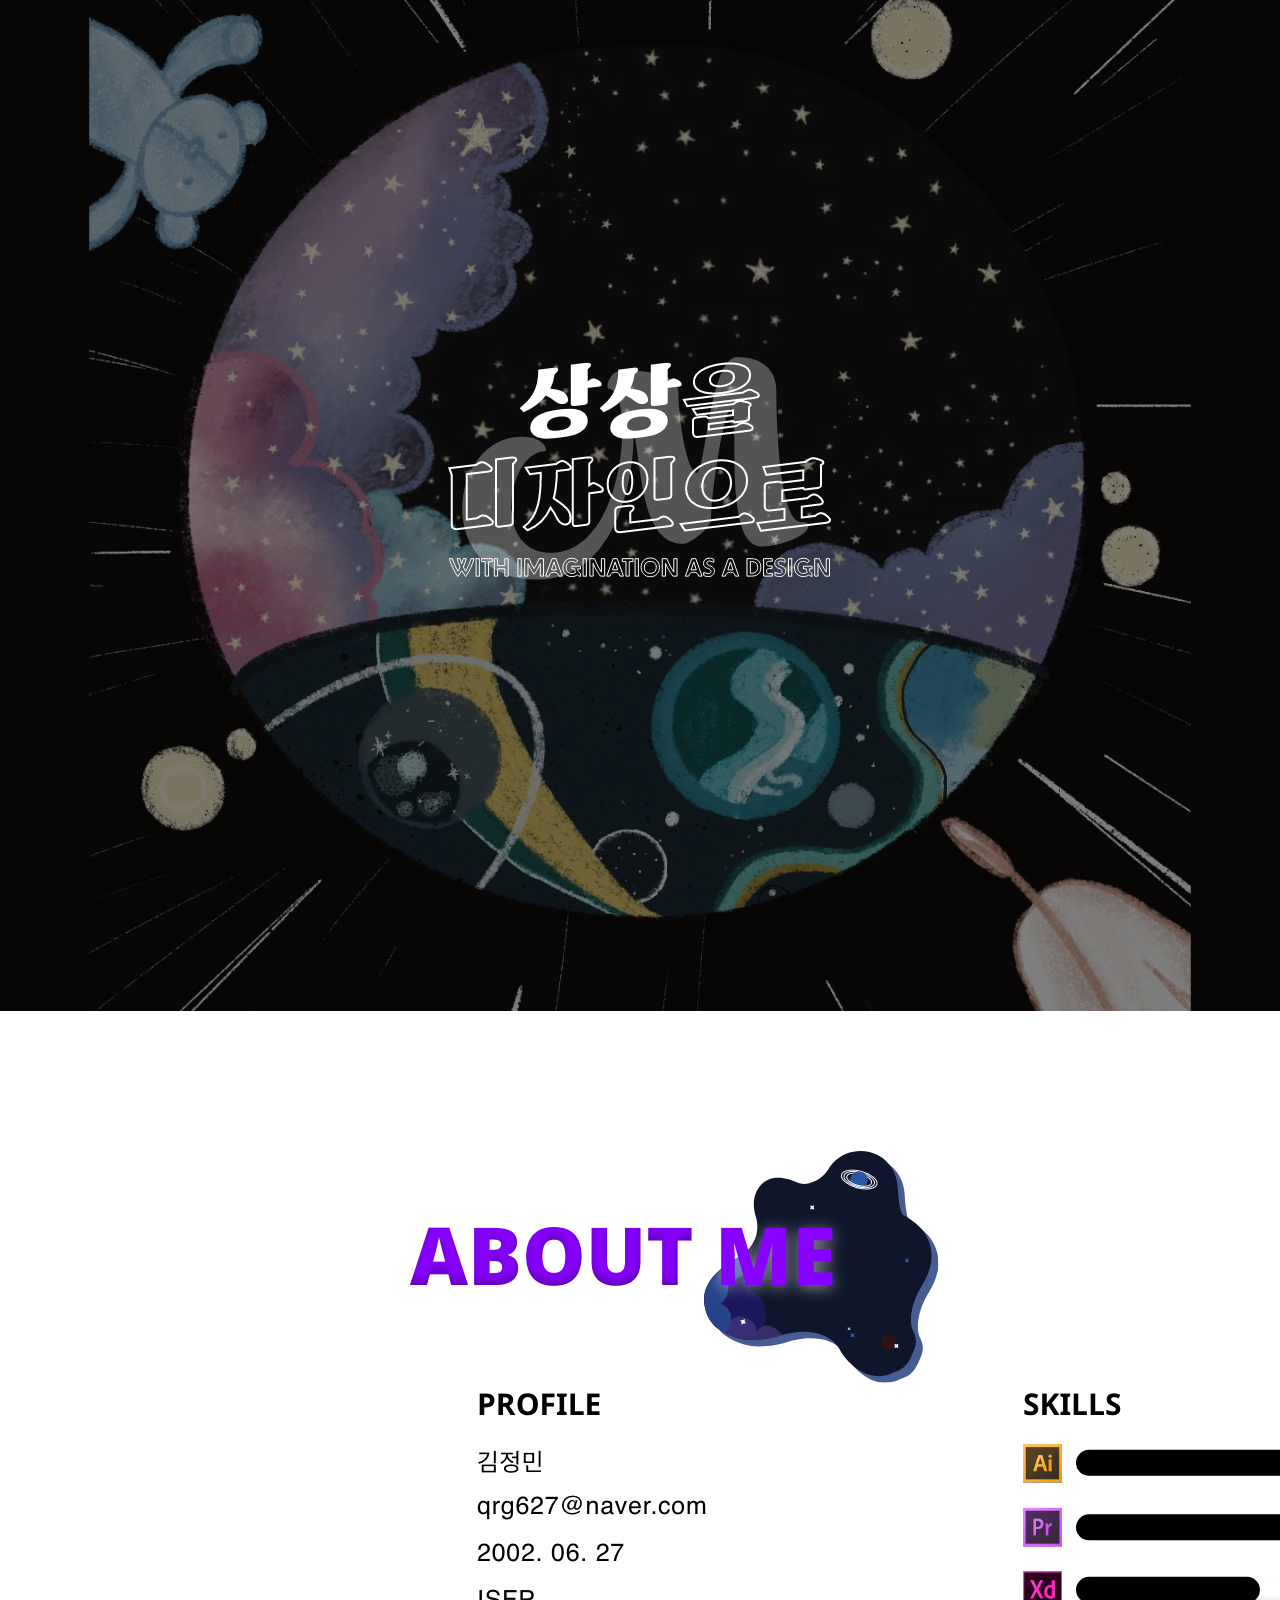
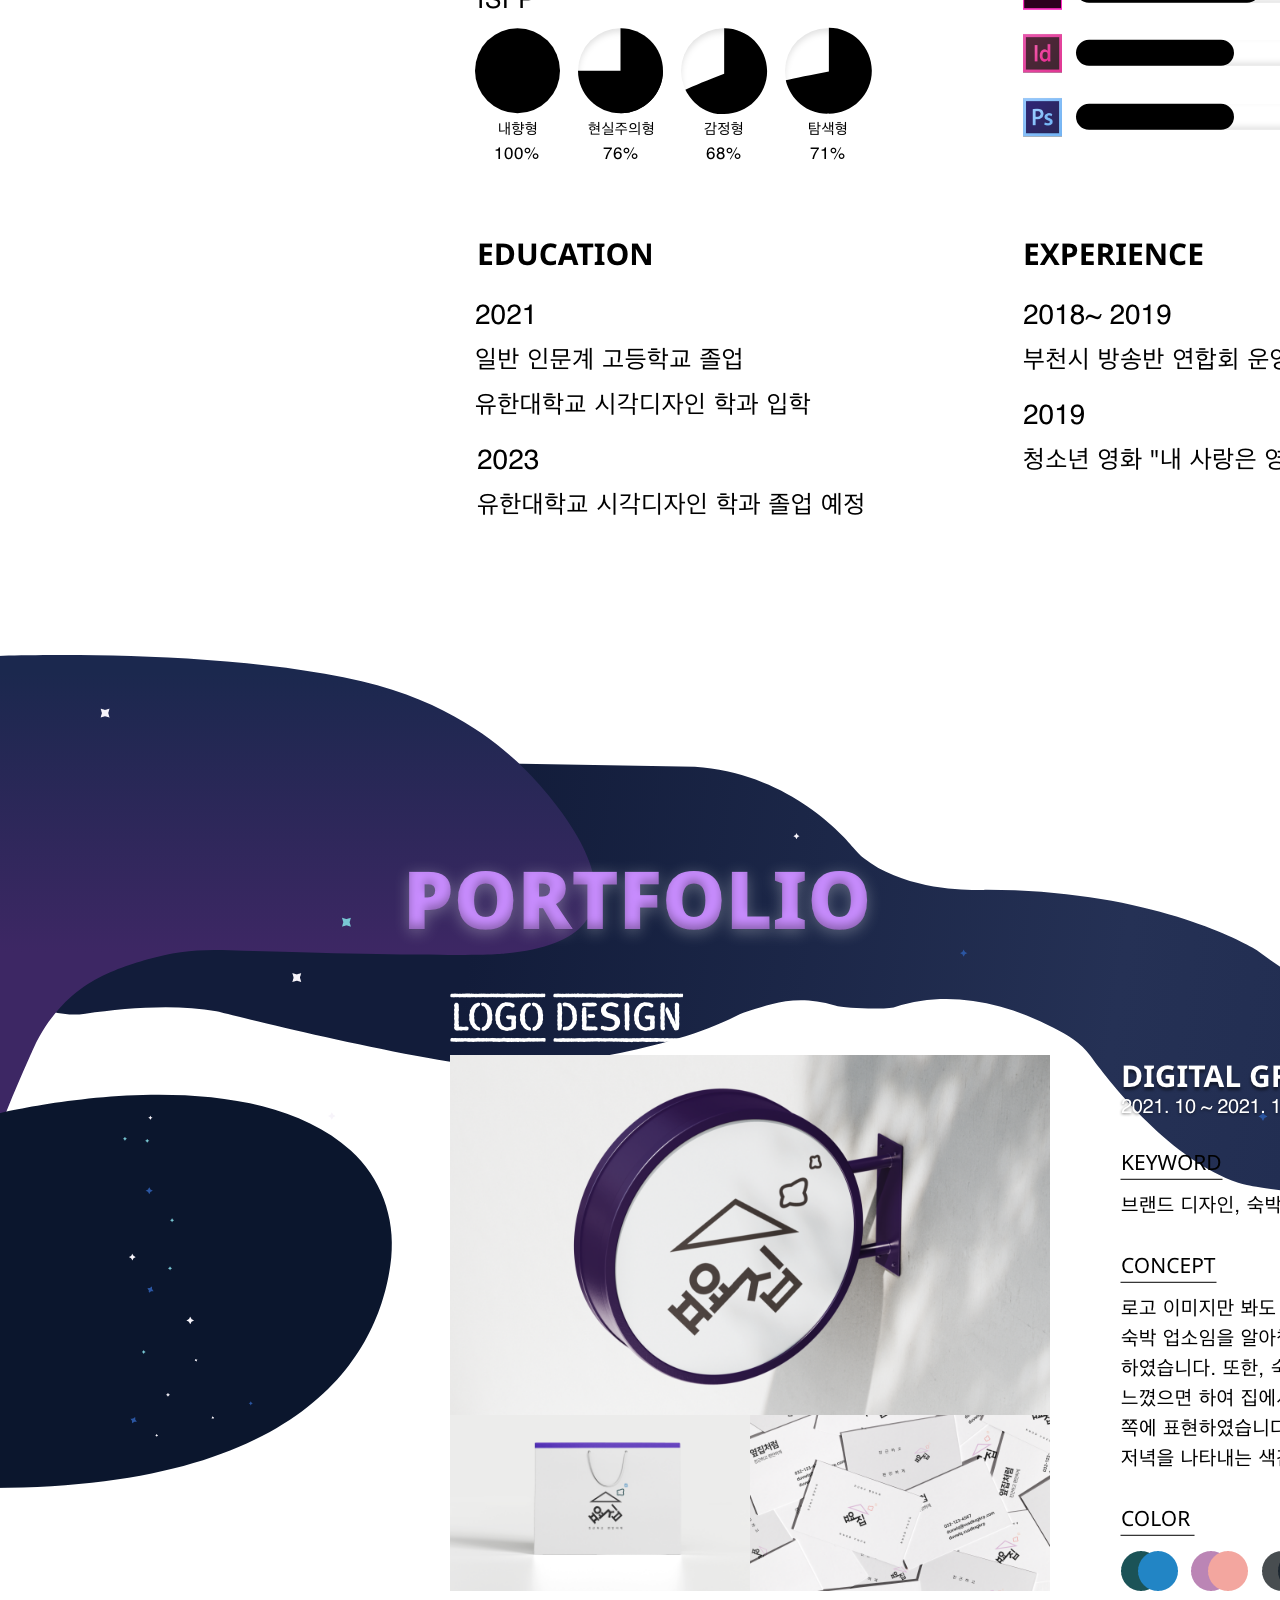
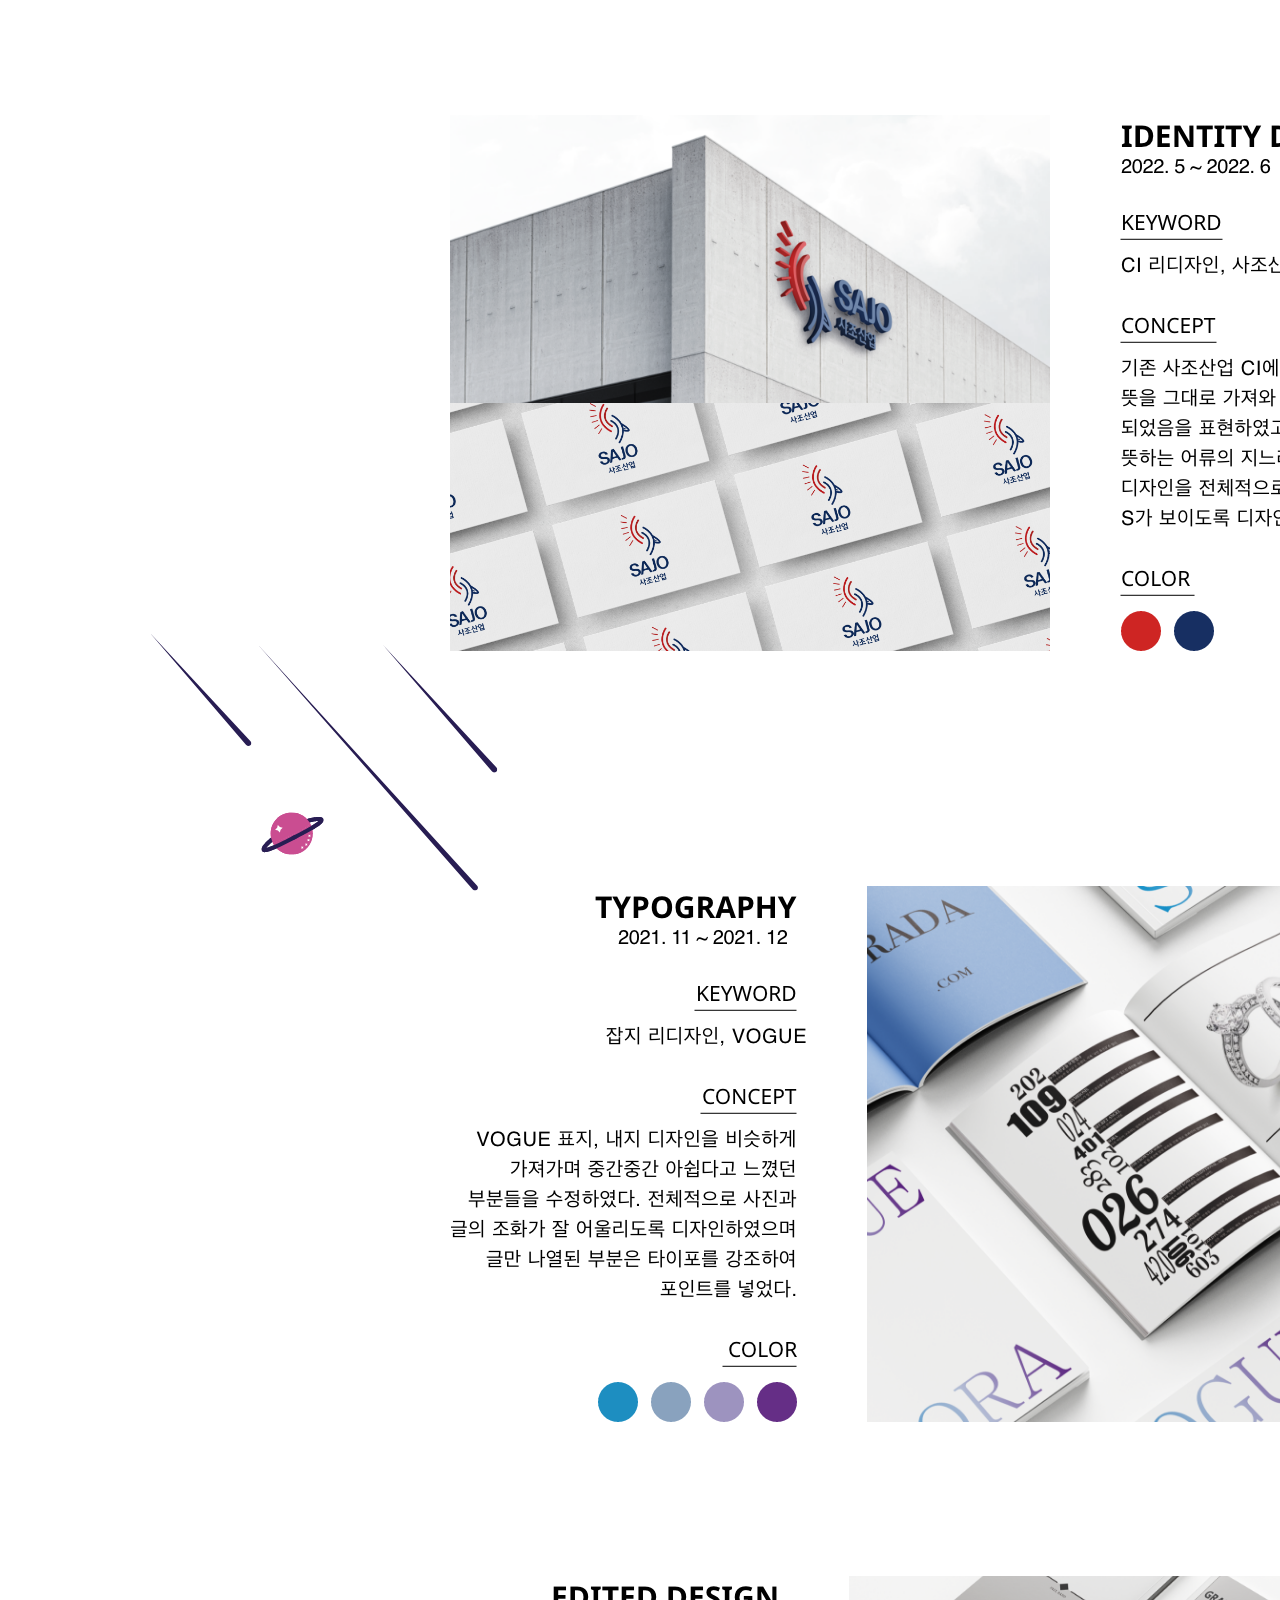
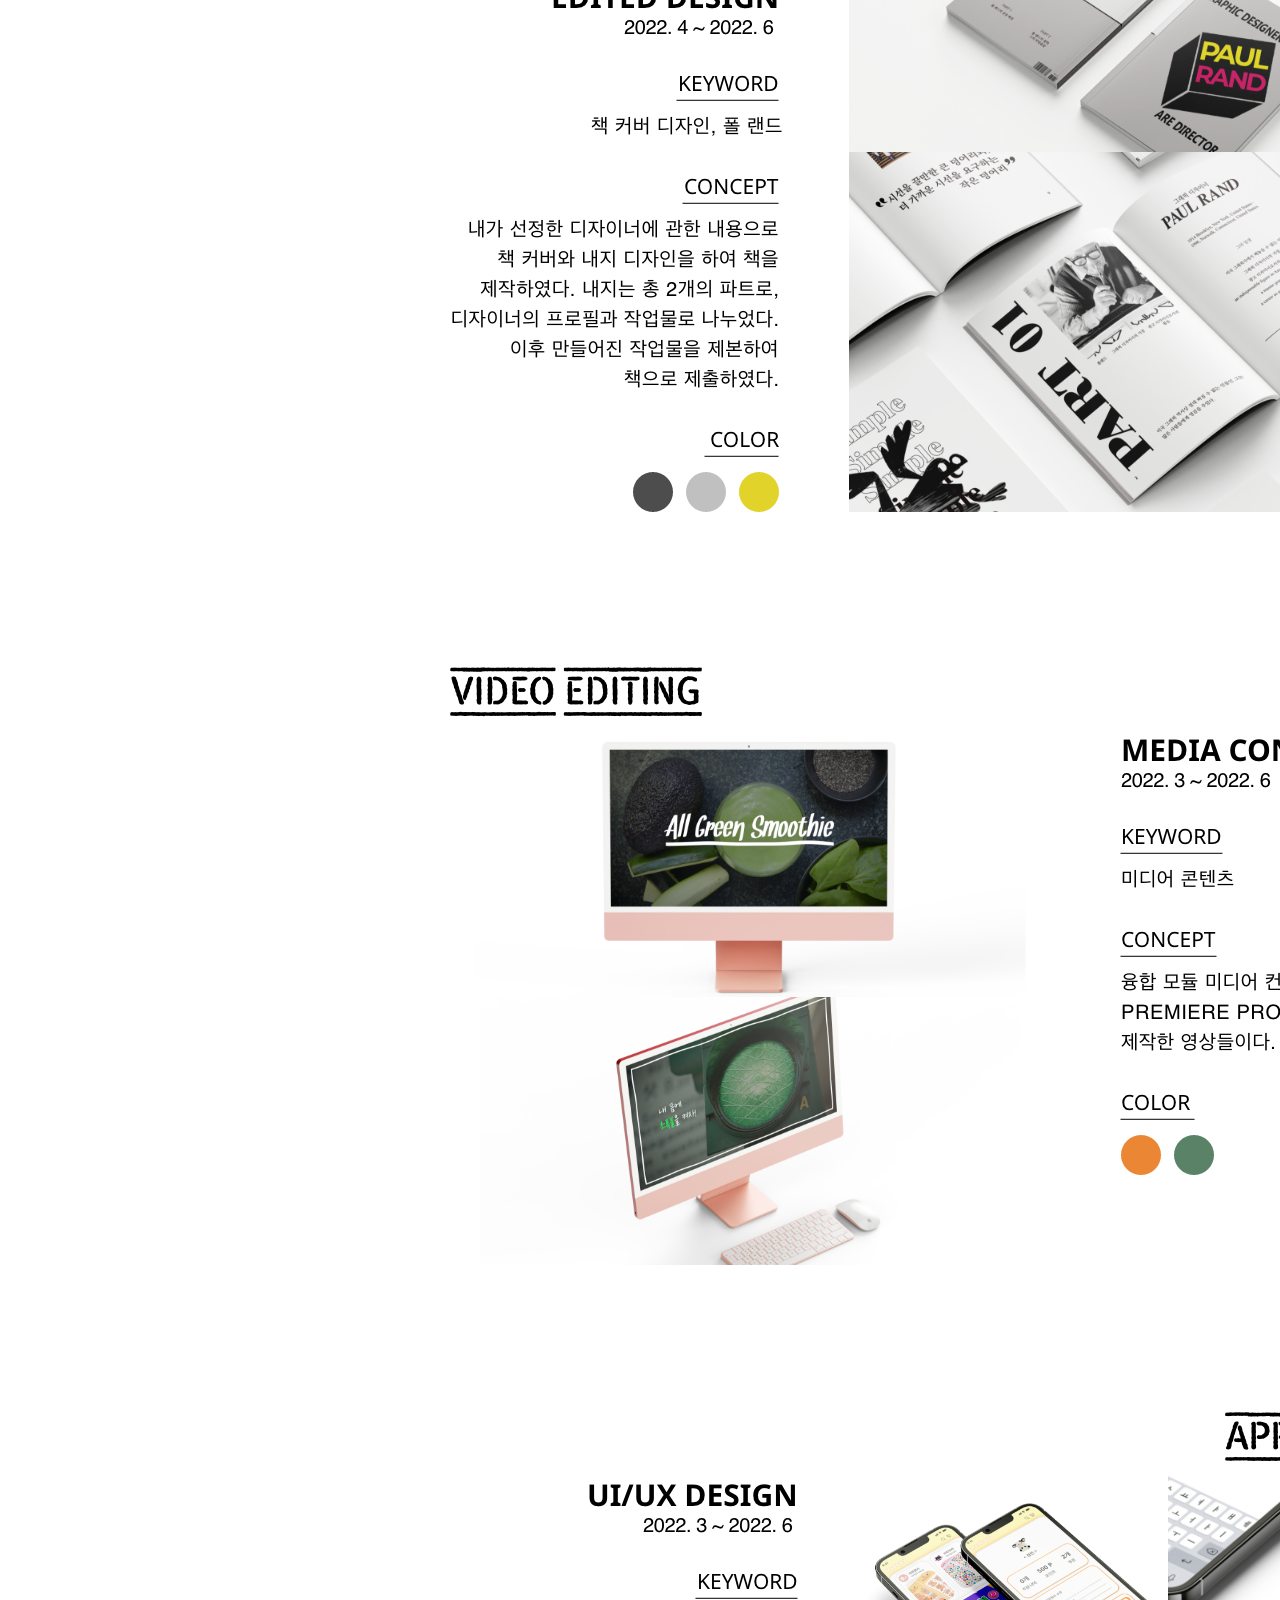
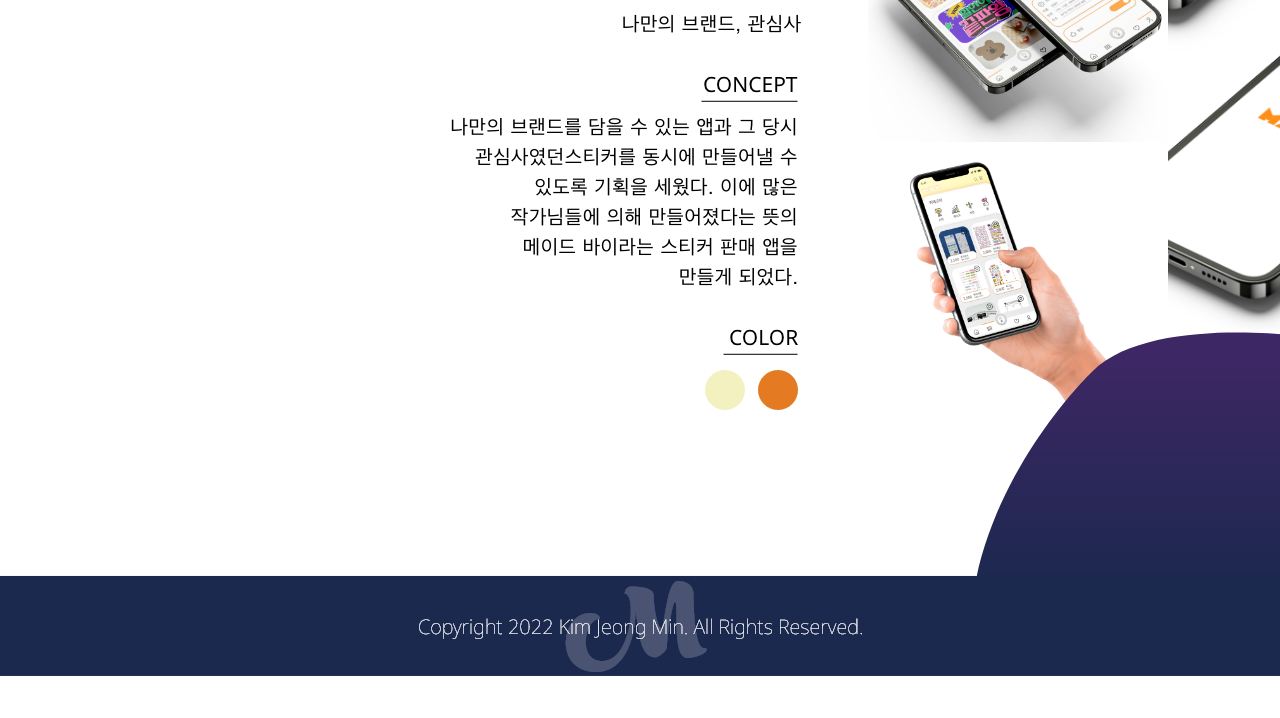
<file: index.html>
<!DOCTYPE html>
<html lang="ko">
    <head>
        <meta charset="UTF-8">
        <meta http-equiv="X-UA-Compatible" content="IE=edge">
        <meta name="viewport" conten="width=device-width, initial-scale=1.0">
        <title>KJM</title>
        <link rel="stylesheet" href="master.css">
        <!--모바일로 이동하는 스크립트 시작-->
        <script type="text/javascript"> var UserAgent = navigator.userAgent; if (UserAgent.match(/iPhone|ipad|Android|Windows CE|BlackBerry|Symbian|Windows Phone|webOS|Opera Mini|Opera Mobi|POLARIS|IEMobile|lgtelecom|nokia|SonyEricsson/i) != null || UserAgent.match(/LG|SAMSUNG|Samsung/) != null) { location.href = "m_index.html"; }</script>
        /*모바일로 이동하는 스크립트 끝*/
        
</head>
<body>
    <nav>
        <ul class="title">
            <li class="logo"><img src="img/01_bg.png"></li>
        </ul>
    </nav>


    <section>
        <div class="wrap">
            <div class="main_box01"><img src="img/03_01_tit.png"></div>
            <div class="main_box02"><img src="img/04_01_tit.png"></div>
            <div class="main_box03"><img src="img/04_02_txt.png"></div>
            <div class="main_box04"><img src="img/04_03_txt.png"></div>

            <div class="main_box05"><img src="img/05_bg_img1.png"></div>

            <div class="main_box06"><img src="img/04_04_txt.png"></div>
            <div class="main_box07"><img src="img/04_05_txt.png"></div>
            <div class="main_box08"><img src="img/04_06_txt.png"></div>

            <div class="main_box09"><img src="img/05_bg_img2.png"></div>
            
            <div class="main_box10"><img src="img/04_07_txt.png"></div>
        </div>
    </section>
    <footer>
        <div class="footer_img">
            <div class="logo_position">
                <img src="img/06_pt_bg.png">
            </div>
        </div>
    </footer>
</body>
</html>
</file>
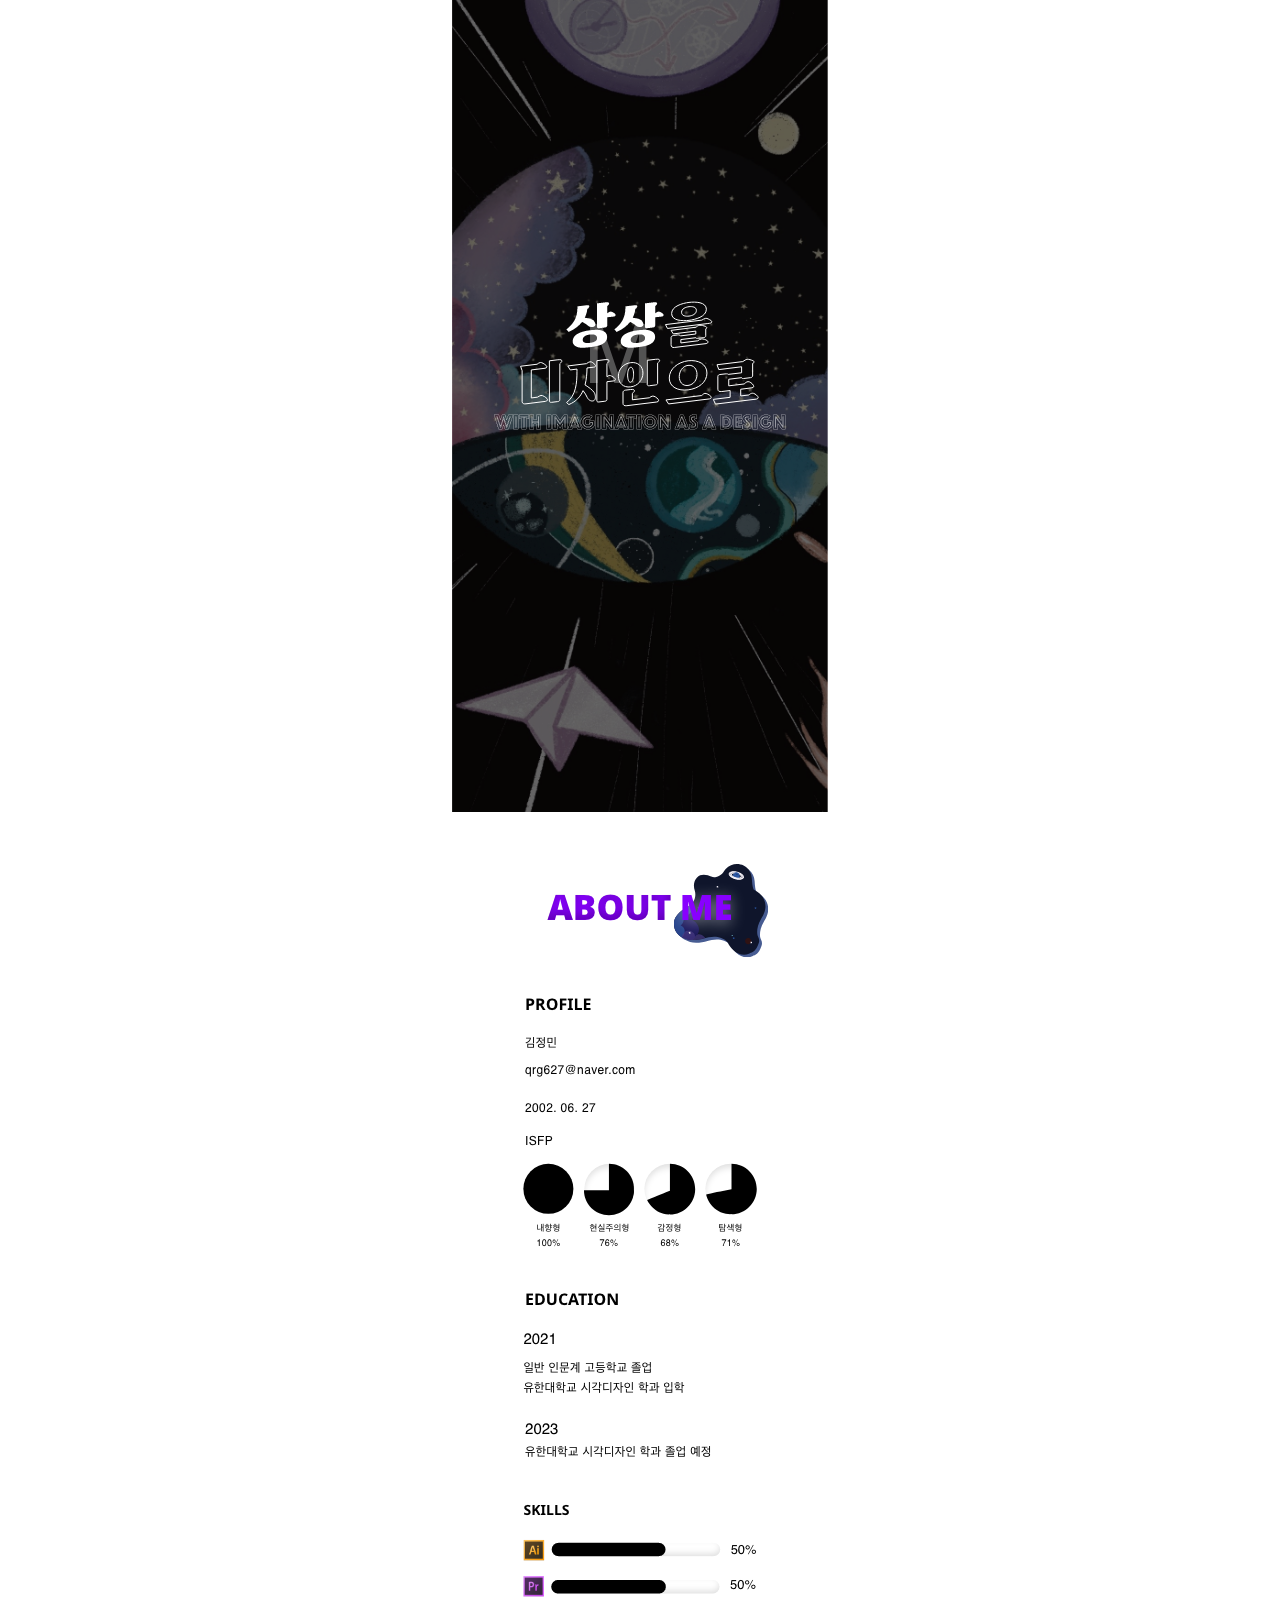
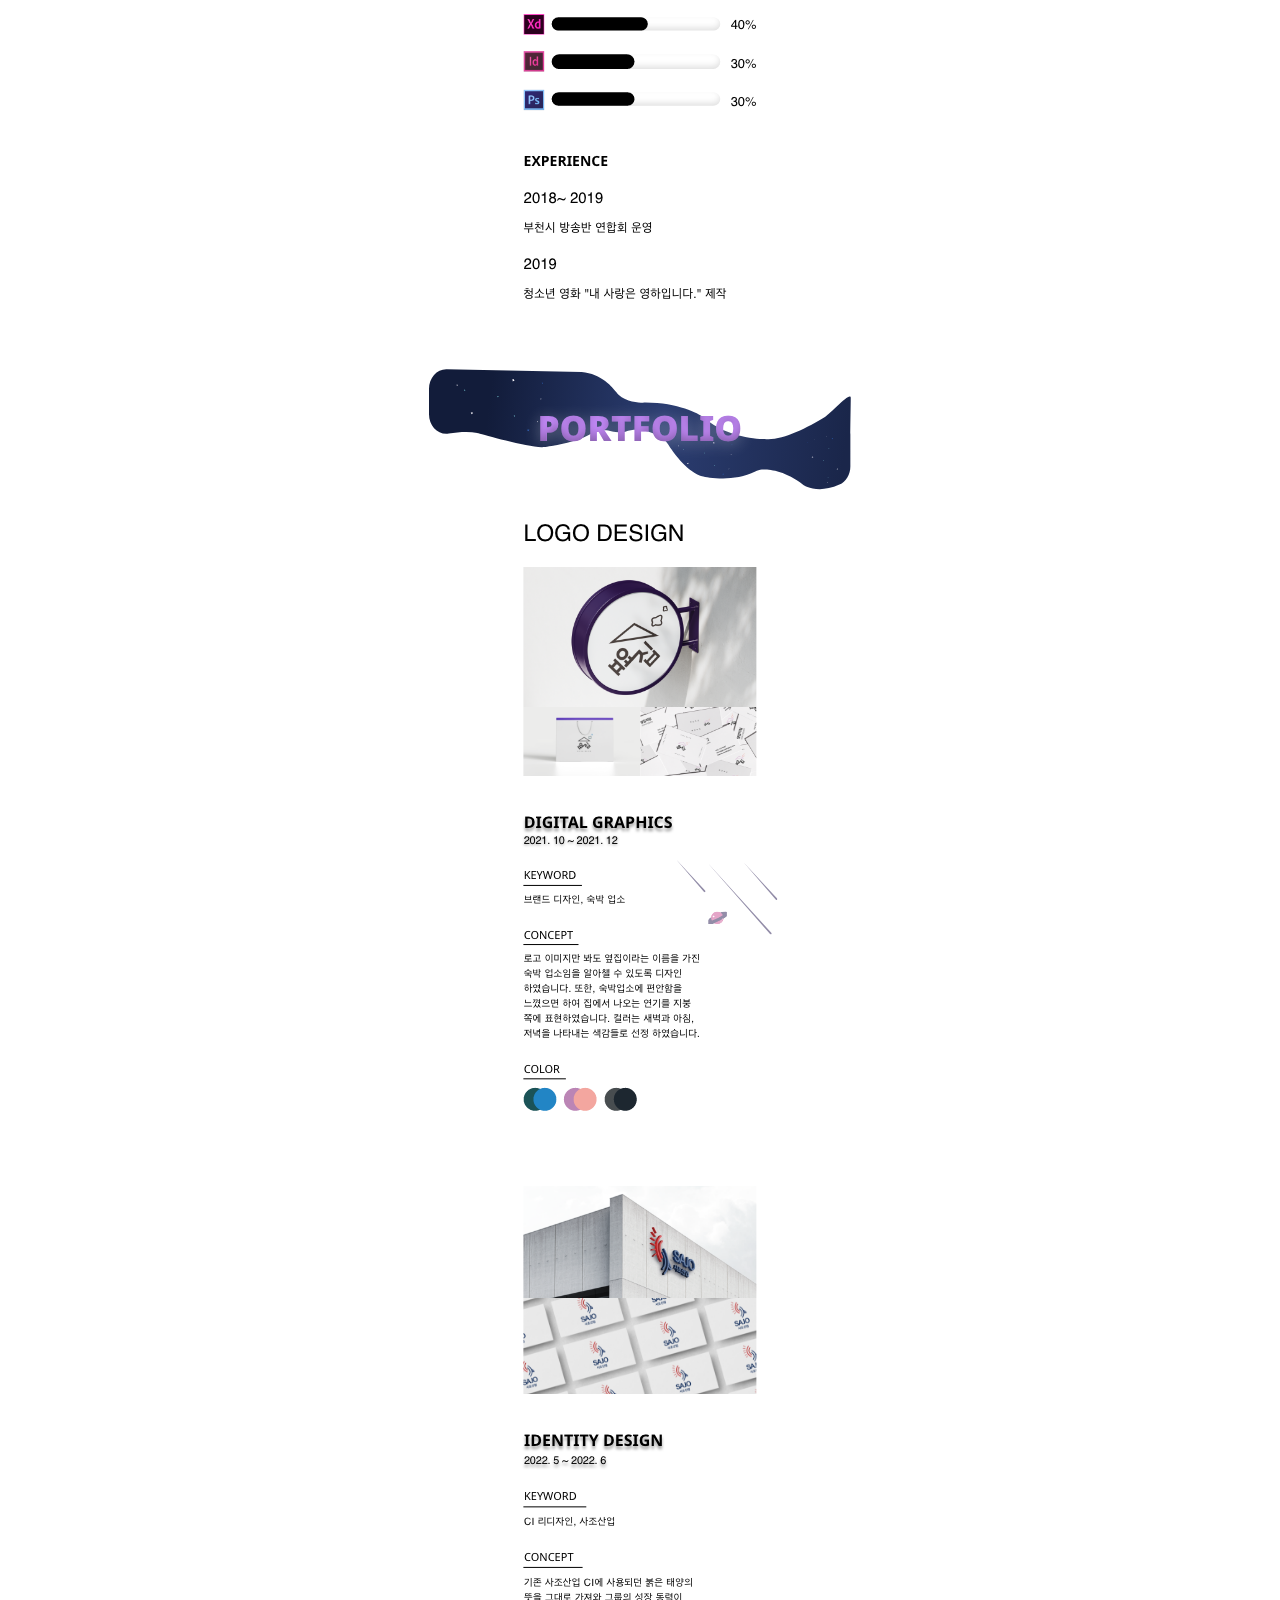
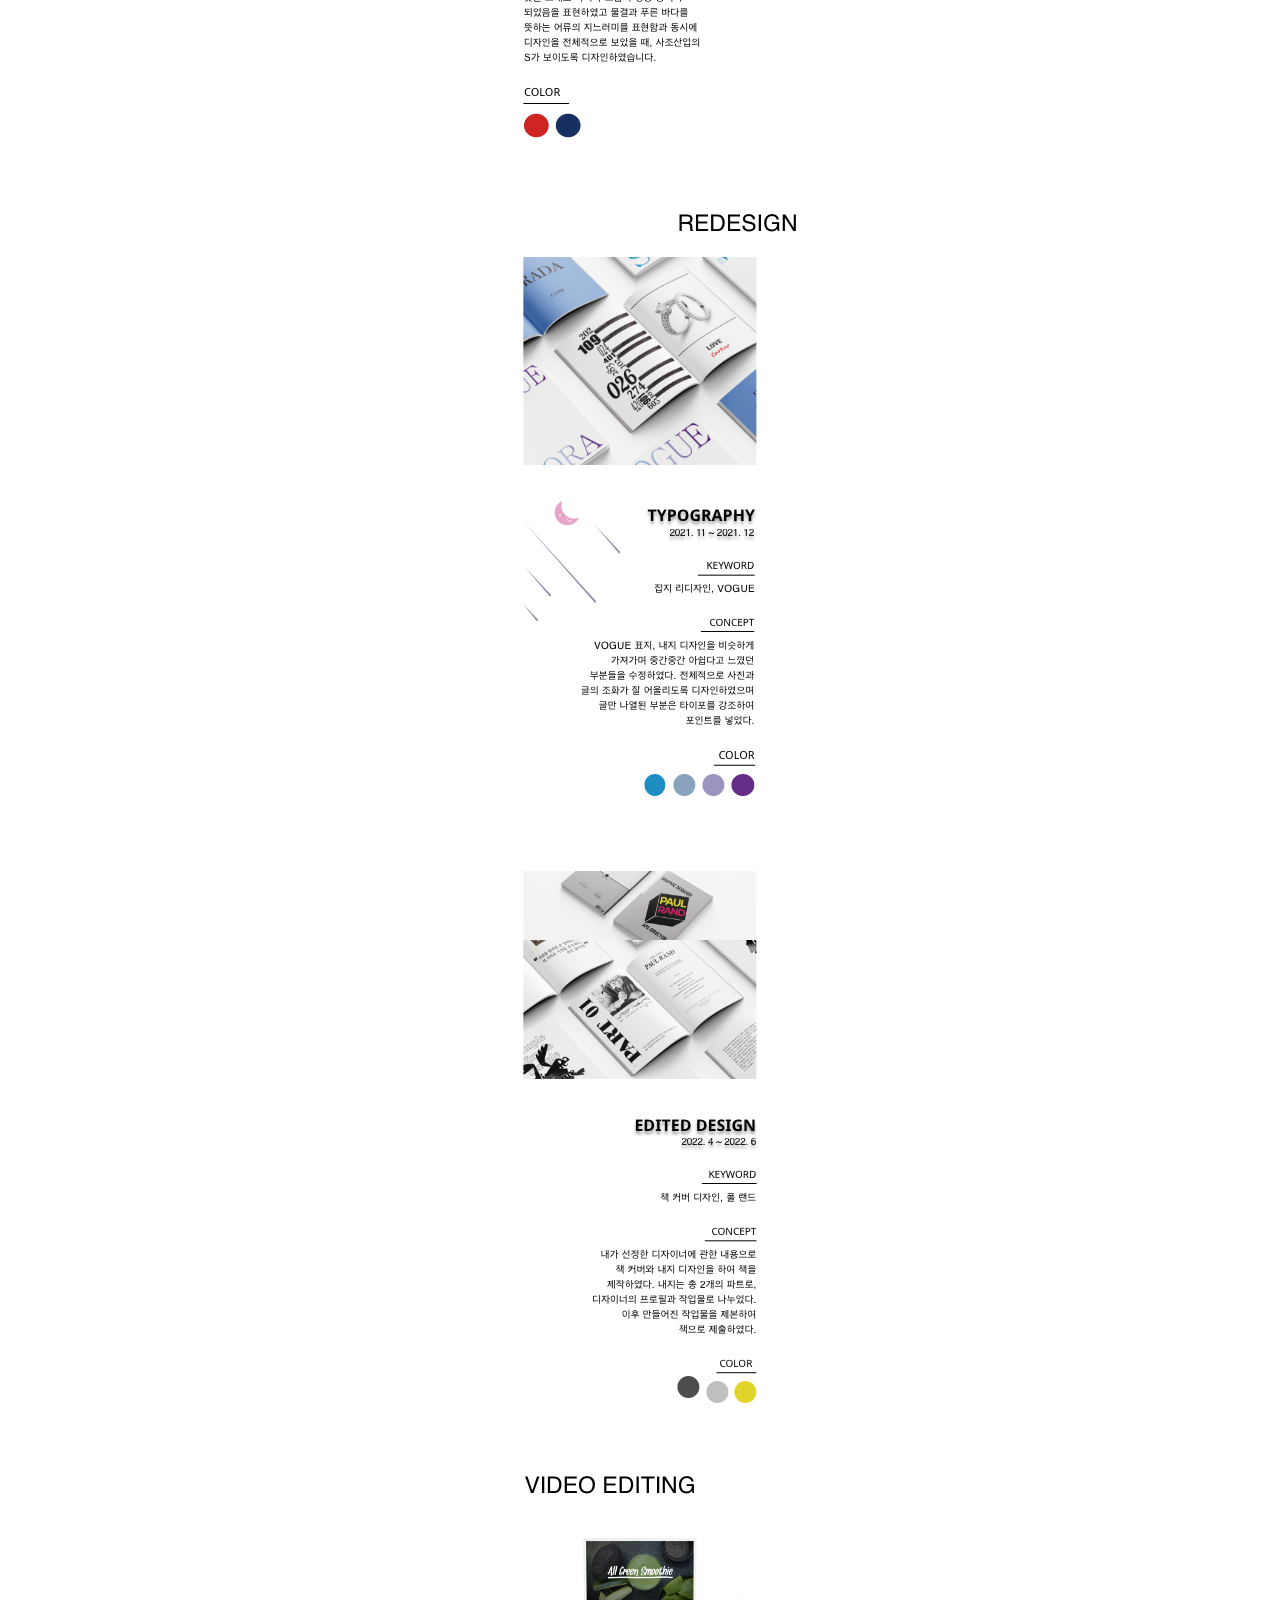
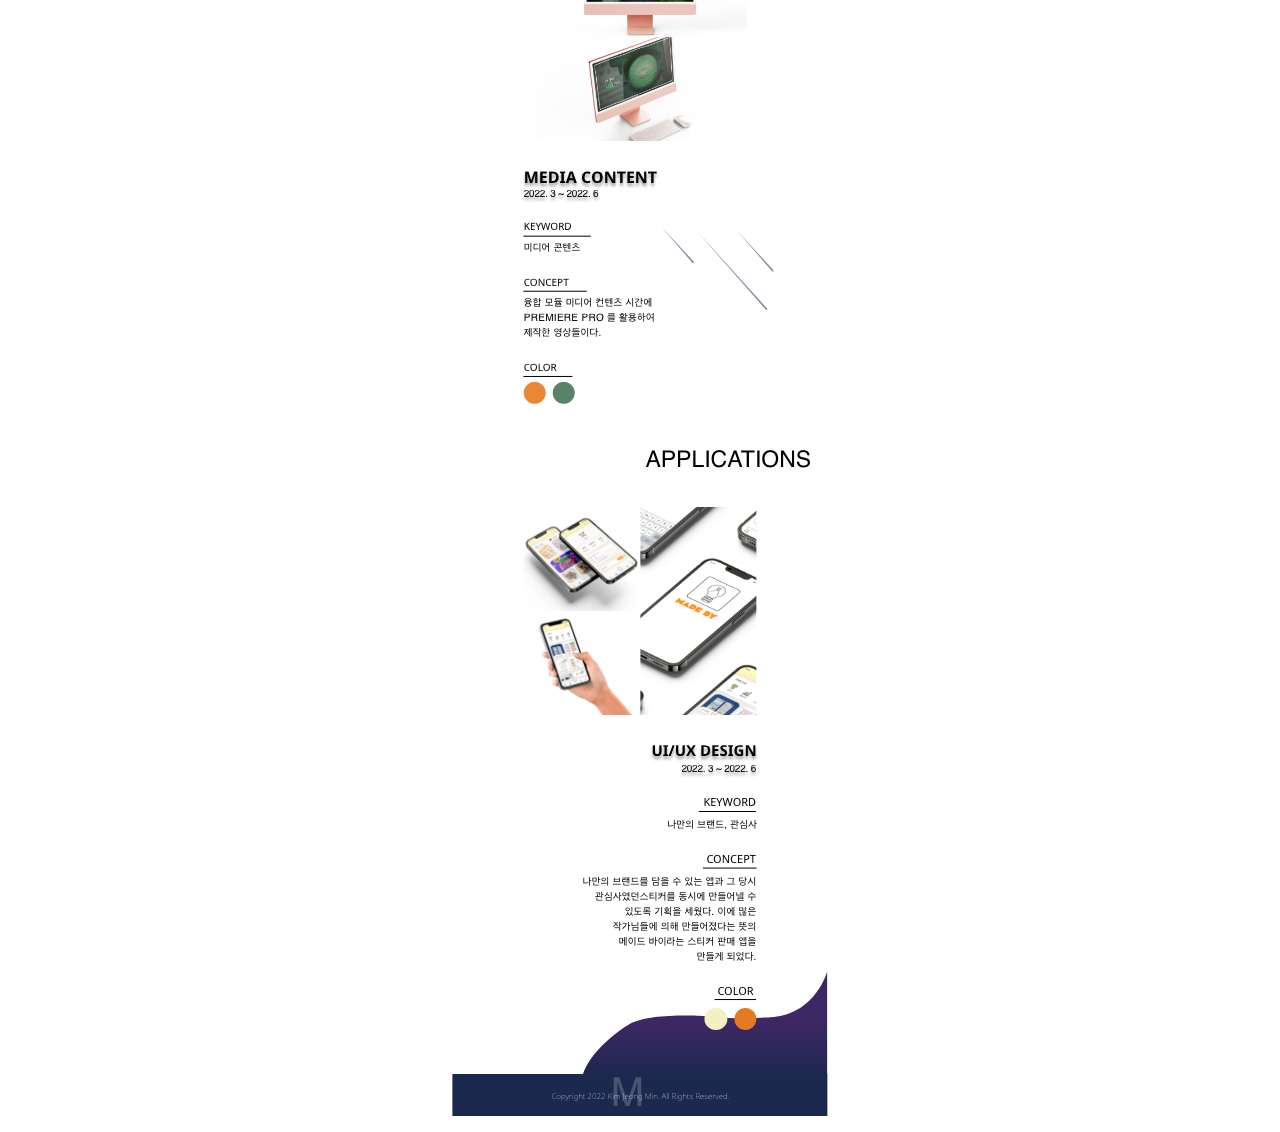
<file: m.index.html>
<!DOCTYPE html>
<html lang="ko">
    <head>
        <meta charset="UTF-8">
        <meta http-equiv="X-UA-Compatible" content="IE=edge">
        <meta name="viewport" conten="width=device-width, initial-scale=1.0">
        <title>KJM</title>
        <link rel="stylesheet" href="master.css">
        <!--모바일로 이동하는 스크립트 시작-->
        <script type="text/javascript"> var UserAgent = navigator.userAgent; if (UserAgent.match(/iPhone|ipad|Android|Windows CE|BlackBerry|Symbian|Windows Phone|webOS|Opera Mini|Opera Mobi|POLARIS|IEMobile|lgtelecom|nokia|SonyEricsson/i) != null || UserAgent.match(/LG|SAMSUNG|Samsung/) != null) { location.href = "m_index.html"; }</script>

        
</head>
<body>
    <section>
        <div class="wrap">
            <div class="m_main_box01"><img src="img/m_bg.png"></div>
        </div>
    </section>
</body>
</html>
</file>
<file: master.css>
*{
    margin: 0;
    padding: 0;
    text-decoration: none;
    list-style-type: none;
    position: relative;
}
.logo{
    width: 100%;
    height: 900px;
    margin-bottom: 230px;
    display: flex;
    justify-content: center;
    align-items: center;
    background-position: center;
    background-size: cover;
}
.m_main_box01{
    width: 100%;
    display: flex;
    justify-content: center;
    align-items: center;
    background-position: center;
    background-size: cover;

}
.main_box01{
    width: 700px;
    margin: 410px;
    margin-top: 18px;
    margin-bottom: 150px;
}
.main_box02{
    margin: -20px;
    margin-bottom: -300px;
}
.main_box03{
    margin: 450px;
    margin-top: -510px;
    margin-bottom: 120px;
}
.main_box04{
    margin: 450px;
    margin-top: 18px;
    margin-bottom: -40px;
}
.main_box05{
    margin: 150px;
    margin-top: 18px;
    margin-bottom:-90px;
}
.main_box06{
    margin: 450px;
    margin-top: 18px;
    margin-bottom: 150px;
}
.main_box07{
    margin: 450px;
    margin-top: 18px;
    margin-bottom: 150px;
}
.main_box08{
    margin: 450px;
    margin-top: 18px;
    margin-bottom: -100px;
}
.main_box09{
    margin: 1530px;
    margin-top: 18px;
    margin-bottom:-90px;
}
.main_box10{
    margin: 450px;
    margin-top: 18px;
    margin-bottom: 20px;
}
.footer_img{
    margin: 0 auto;
    width: 100%;
    height: 0px;
    display: flex;
    align-items: center;
    justify-content: center;
    border: 0px solid red;
}


/**모바일 시작**/

.logo > .m_01_bg{
    background-image: url('img/m_01_bg.png');
    z-index: 1;
    background-position: 20% 20%;
    opacity: 0;
}


@media screen and (max-width:375px){
.logo > img {
    width: 1300px;
}
.main_box01 > img {
    margin: -370px;
    height: 1400px;
    display: flex;
}


}
</file>
